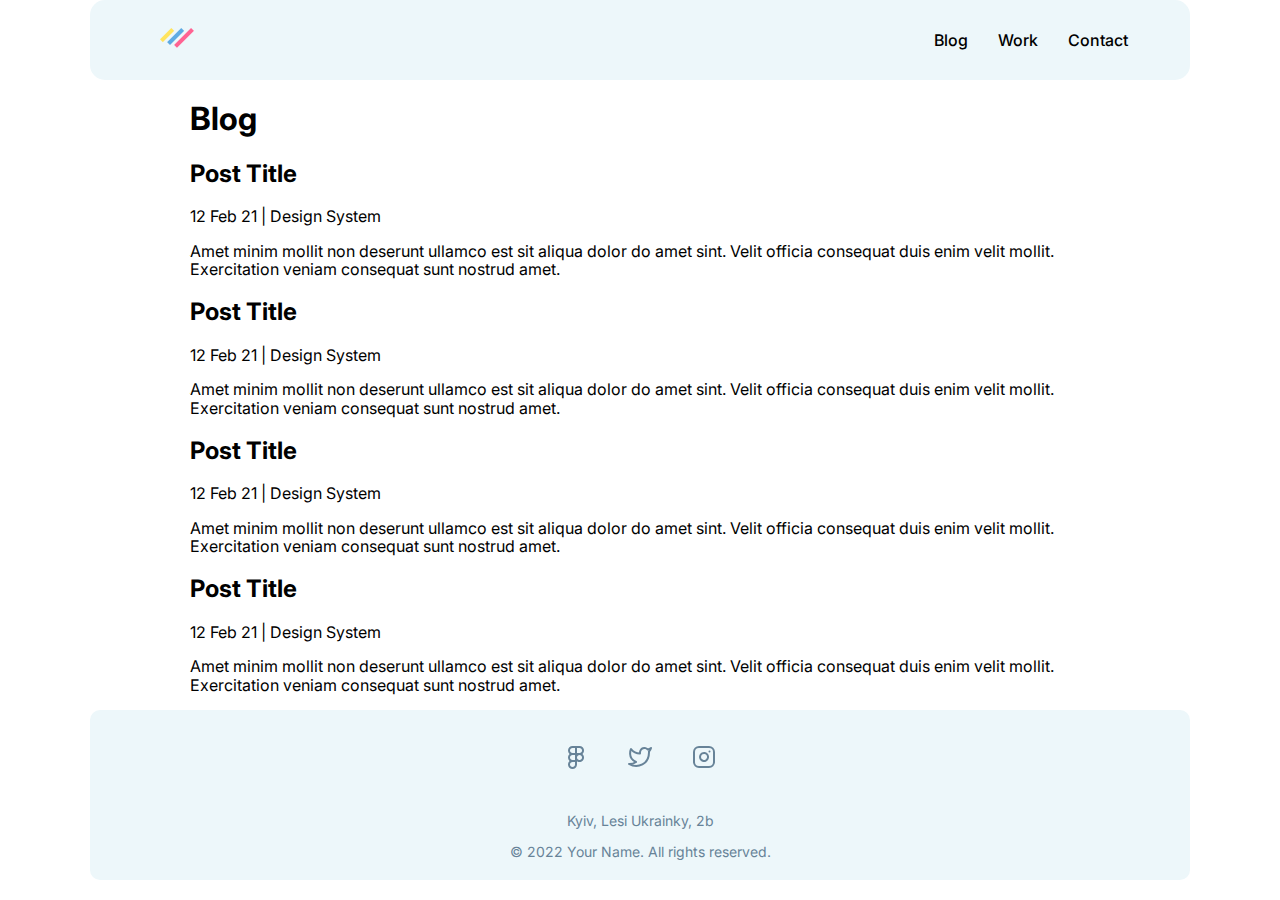
<file: index.html>
<!DOCTYPE html>
<html lang="en">
  <head>
    <meta charset="UTF-8" />
    <meta http-equiv="X-UA-Compatible" content="IE=edge" />
    <meta name="viewport" content="width=device-width, initial-scale=1.0" />
    <link rel="preconnect" href="https://fonts.googleapis.com" />
    <link rel="preconnect" href="https://fonts.gstatic.com" crossorigin />
    <link
      href="https://fonts.googleapis.com/css2?family=Heebo:wght@400;600&family=Inter:wght@500;600;700&display=swap"
      rel="stylesheet"
    />
    <link rel="stylesheet" href="./style/normalize.css" />
    <link rel="stylesheet" href="./style/variable.css" />
    <link rel="stylesheet" href="./style/header.css" />
    <link rel="stylesheet" href="./style/footer.css" />
    <link rel="stylesheet" href="./style/blog.css" />
    <title>Blog</title>
    <link rel="icon" type="image/x-icon" href="/img/logo.png" />
  </head>
  <body>
    <header class="header">
      <a href="home.html" class="logo">
        <img
          src="./img/logo.png"
          alt="logo"
          class="logo-img"
          width="34"
          height="34"
        />
      </a>
      <nav class="nav">
        <ul class="list-menu">
          <li><a href="index.html" class="menu-link">Blog</a></li>
          <li><a href="work.html" class="menu-link">Work</a></li>
          <li><a href="#contact" class="menu-link">Contact</a></li>
        </ul>
      </nav>
    </header>
    <main class="container">
      <div>
        <h1>Blog</h1>
        <article>
          
          <h2>Post Title</h2>
          <p>12 Feb 21 | Design System</p>
          <p>
            Amet minim mollit non deserunt ullamco est sit aliqua dolor do amet
            sint. Velit officia consequat duis enim velit mollit. Exercitation
            veniam consequat sunt nostrud amet.
          </p></div>
        </article>
        <article>
          <h2>Post Title</h2>
          <p>12 Feb 21 | Design System</p>
          <p>
            Amet minim mollit non deserunt ullamco est sit aliqua dolor do amet
            sint. Velit officia consequat duis enim velit mollit. Exercitation
            veniam consequat sunt nostrud amet.
          </p>
        </article>
        <article>
          <h2>Post Title</h2>
          <p>12 Feb 21 | Design System</p>
          <p>
            Amet minim mollit non deserunt ullamco est sit aliqua dolor do amet
            sint. Velit officia consequat duis enim velit mollit. Exercitation
            veniam consequat sunt nostrud amet.
          </p>
        </article>
        <article>
          <h2>Post Title</h2>
          <p>12 Feb 21 | Design System</p>
          <p>
            Amet minim mollit non deserunt ullamco est sit aliqua dolor do amet
            sint. Velit officia consequat duis enim velit mollit. Exercitation
            veniam consequat sunt nostrud amet.
          </p>
        </article>
      </div>
    </main>

    <footer class="footer">
      <div class="container">
        <ul class="container-foot">
          <div class="social1">
            <li class="social-li">
              <a
                href="https://www.figma.com/files/recent?fuid=1125865942734156983"
                target="_blank"
                rel="noopener noreferrer"
              >
                <img src="./img/figma.svg" alt="figma" class="logos" />
              </a>
            </li>
            <li class="social-li">
              <a
                href="https://twitter.com/ShulepaVova"
                target="_blank"
                rel="noopener noreferrer"
              >
                <img src="./img/twitter.svg" alt="twitter" class="logos" />
              </a>
            </li>
            <li class="social-li">
              <a
                href="https://www.instagram.com/shulepchik_7/figma"
                target="_blank"
                rel="noopener noreferrer"
              >
                <img src="./img/instagram.svg" alt="instagram" class="logos" />
              </a>
            </li>
          </div>
        </ul>
        <div class="adress">
          <address>
            <a
              id="contact"
              href="https://goo.gl/maps/CQvmwWtMv2TFsuq98"
              target="_blank"
              rel="noopener noreferrer nofollow"
              class="foot-text"
            >
              Kyiv, Lesi Ukrainky, 2b
            </a>
          </address>
          <p class="foot-text">© 2022 Your Name. All rights reserved.</p>
        </div>
      </div>
    </footer>
  </body>
</html>
</file>
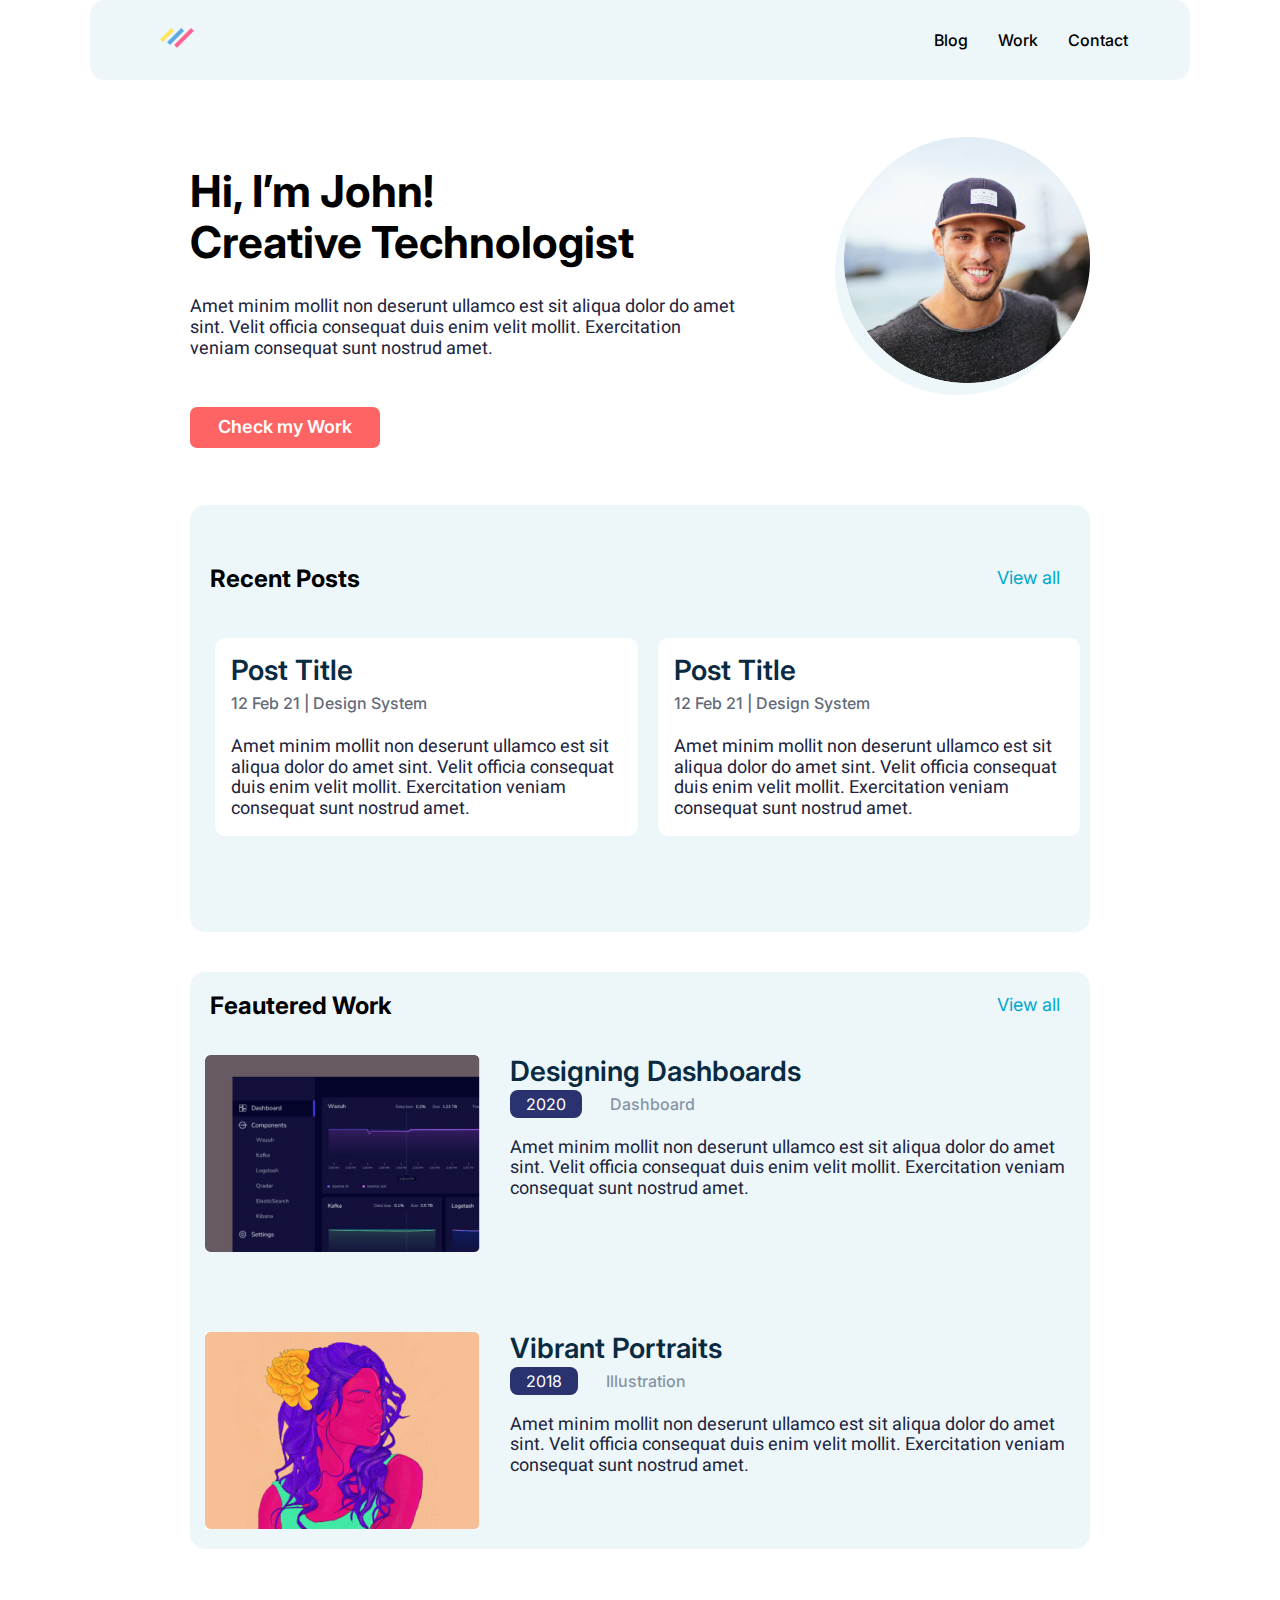
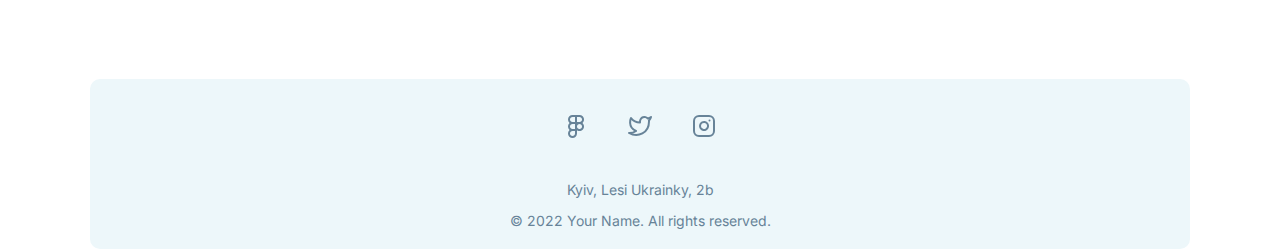
<file: home.html>
<!DOCTYPE html>
<html lang="en">
  <head>
    <meta charset="UTF-8" />
    <meta http-equiv="X-UA-Compatible" content="IE=edge" />
    <meta name="viewport" content="width=device-width, initial-scale=1.0" />
    <link rel="preconnect" href="https://fonts.googleapis.com" />
    <link rel="preconnect" href="https://fonts.gstatic.com" crossorigin />
    <link
      href="https://fonts.googleapis.com/css2?family=Heebo:wght@400;600&family=Inter:wght@500;600;700&display=swap"
      rel="stylesheet"
    />
    <link rel="stylesheet" href="./style/normalize.css" />
    <link rel="stylesheet" href="./style/variable.css" />
    <link rel="stylesheet" href="./style/header.css" />
    <link rel="stylesheet" href="./style/footer.css" />
    <link rel="stylesheet" href="./style/home.css" />
    <title>Home</title>
    <link rel="icon" type="image/x-icon" href="/img/logo.png" />
  </head>
  <body>
    <header class="header">
      <a href="home.html" class="logo">
        <img
          src="./img/logo.png"
          alt="logo"
          class="logo-img"
          width="34"
          height="34"
        />
      </a>
      <nav class="nav">
        <ul class="list-menu">
          <li><a href="index.html" class="menu-link">Blog</a></li>
          <li><a href="work.html" class="menu-link">Work</a></li>
          <li><a href="#contact" class="menu-link">Contact</a></li>
        </ul>
      </nav>
    </header>

    <main>
      <section class="hero">
        <div class="container">
          <h1 class="hero-title">
            Hi, I’m John!<span class="hero-span">Creative Technologist</span>
          </h1>
          <p class="hero-text">
            Amet minim mollit non deserunt ullamco est sit aliqua dolor do amet
            sint. Velit officia consequat duis enim velit mollit. Exercitation
            veniam consequat sunt nostrud amet.
          </p>
          <button class="hero-btn">
            <a href="work.html" class="btn-text">Check my Work</a>
          </button>
        </div>
        <div class="hero-foto">
          <img src="./img/profile.png" alt="profile" width="255" class="img" />
        </div>
      </section>
      <section class="posts">
        <div class="container">
          <div class="view">
            <h2 class="title">Recent Posts</h2>
            <a href="index.html" class="link">View all</a>
          </div>
          <ul class="list posts-list">
            <li class="box">
              <article class="post">
                <h3 class="post-title">Post Title</h3>
                <p class="post-sub-title">12 Feb 21 | Design System</p>
                <p class="post-text">
                  Amet minim mollit non deserunt ullamco est sit aliqua dolor do
                  amet sint. Velit officia consequat duis enim velit mollit.
                  Exercitation veniam consequat sunt nostrud amet.
                </p>
              </article>
            </li>
            <li class="box">
              <article class="post">
                <h3 class="post-title">Post Title</h3>
                <p class="post-sub-title">12 Feb 21 | Design System</p>
                <p class="post-text">
                  Amet minim mollit non deserunt ullamco est sit aliqua dolor do
                  amet sint. Velit officia consequat duis enim velit mollit.
                  Exercitation veniam consequat sunt nostrud amet.
                </p>
              </article>
            </li>
          </ul>
        </div>
      </section>
      <section class="work">
        <div class="container2">
          <div class="view">
            <h2 class="title">Feautered Work</h2>
            <a href="work.html" class="link">View all</a>
          </div>
          <ul class="list">
            <li class="work-item">
              <article class="about-work">
                <img
                  src="./img/design.jpg"
                  alt="design"
                  width="275"
                  height="197"
                />
                <div class="work-container">
                  <h3 class="post-title">Designing Dashboards</h3>
                  <span class="year">2020</span>
                  <span class="type">Dashboard</span>
                  <p class="post-text work-text">
                    Amet minim mollit non deserunt ullamco est sit aliqua dolor
                    do amet sint. Velit officia consequat duis enim velit
                    mollit. Exercitation veniam consequat sunt nostrud amet.
                  </p>
                </div>
              </article>
            </li>
            <li class="work-item">
              <article class="about-work">
                <img
                  src="./img/portrets.jpg"
                  alt="portrets"
                  width="275"
                  height="197"
                />
                <div class="work-container">
                  <h3 class="post-title">Vibrant Portraits</h3>
                  <span class="year">2018</span>
                  <span class="type">Illustration</span>
                  <p class="post-text work-text">
                    Amet minim mollit non deserunt ullamco est sit aliqua dolor
                    do amet sint. Velit officia consequat duis enim velit
                    mollit. Exercitation veniam consequat sunt nostrud amet.
                  </p>
                </div>
              </article>
            </li>
          </ul>
        </div>
      </section>
    </main>

    <footer class="footer">
      <div class="container">
        <ul class="container-foot">
          <div class="social1">
            <li class="social-li">
              <a
                href="https://www.figma.com/files/recent?fuid=1125865942734156983"
                target="_blank"
                rel="noopener noreferrer"
              >
                <img src="./img/figma.svg" alt="figma" class="logos" />
              </a>
            </li>
            <li class="social-li">
              <a
                href="https://twitter.com/ShulepaVova"
                target="_blank"
                rel="noopener noreferrer"
              >
                <img src="./img/twitter.svg" alt="twitter" class="logos" />
              </a>
            </li>
            <li class="social-li">
              <a
                href="https://www.instagram.com/shulepchik_7/figma"
                target="_blank"
                rel="noopener noreferrer"
              >
                <img src="./img/instagram.svg" alt="instagram" class="logos" />
              </a>
            </li>
          </div>
        </ul>
        <div class="adress">
          <address>
            <a
              id="contact"
              href="https://goo.gl/maps/CQvmwWtMv2TFsuq98"
              target="_blank"
              rel="noopener noreferrer nofollow"
              class="foot-text"
            >
              Kyiv, Lesi Ukrainky, 2b
            </a>
          </address>
          <p class="foot-text">© 2022 Your Name. All rights reserved.</p>
        </div>
      </div>
    </footer>
  </body>
</html>
</file>
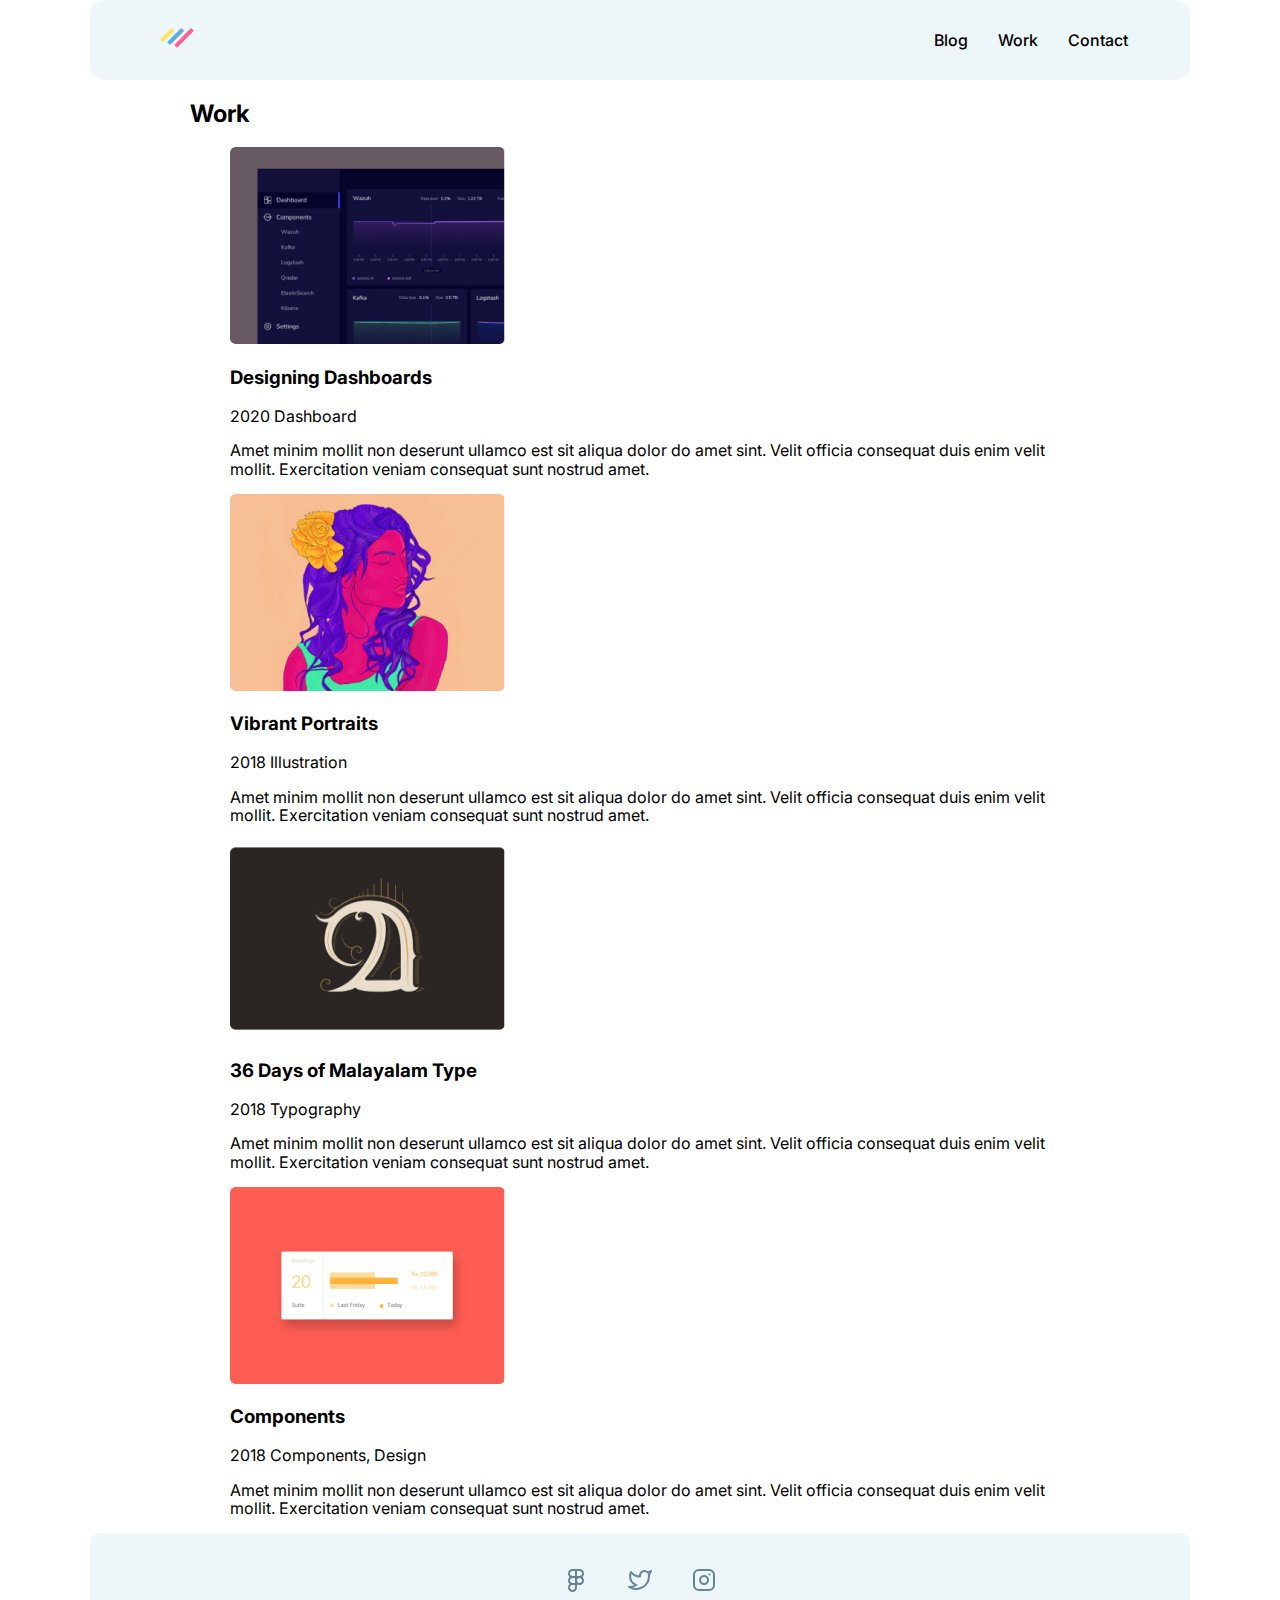
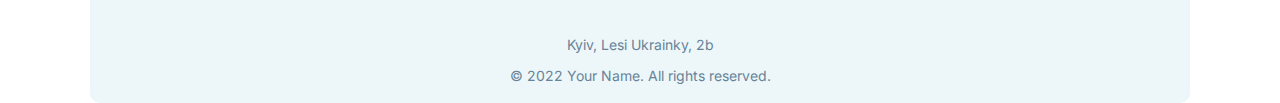
<file: work.html>
<!DOCTYPE html>
<html lang="en">
  <head>
    <meta charset="UTF-8" />
    <meta http-equiv="X-UA-Compatible" content="IE=edge" />
    <meta name="viewport" content="width=device-width, initial-scale=1.0" />
    <link rel="preconnect" href="https://fonts.googleapis.com" />
    <link rel="preconnect" href="https://fonts.gstatic.com" crossorigin />
    <link
      href="https://fonts.googleapis.com/css2?family=Heebo:wght@400;600&family=Inter:wght@500;600;700&display=swap"
      rel="stylesheet"
    />
    <link rel="stylesheet" href="./style/normalize.css" />
    <link rel="stylesheet" href="./style/variable.css" />
    <link rel="stylesheet" href="./style/header.css" />
    <link rel="stylesheet" href="./style/footer.css" />
    <link rel="stylesheet" href="./style/work.css" />
    <title>Work</title>
    <link rel="icon" type="image/x-icon" href="/img/logo.png" />
  </head>
  <body>
    <header class="header">
      <a href="home.html" class="logo">
        <img
          src="./img/logo.png"
          alt="logo"
          class="logo-img"
          width="34"
          height="34"
        />
      </a>
      <nav class="nav">
        <ul class="list-menu">
          <li><a href="index.html" class="menu-link">Blog</a></li>
          <li><a href="work.html" class="menu-link">Work</a></li>
          <li><a href="#contact" class="menu-link">Contact</a></li>
        </ul>
      </nav>
    </header>
    <main class="container">
      <section>
        <h2>Work</h2>
        <ul>
          <li>
            <article>
              <img
                src="./img/design.jpg"
                alt="design"
                width="275"
                height="197"
              />
              <h3>Designing Dashboards</h3>
              <span>2020</span>
              <span>Dashboard</span>
              <p>
                Amet minim mollit non deserunt ullamco est sit aliqua dolor do
                amet sint. Velit officia consequat duis enim velit mollit.
                Exercitation veniam consequat sunt nostrud amet.
              </p>
            </article>
          </li>
          <li>
            <article>
              <img
                src="./img/portrets.jpg"
                alt="portrets"
                width="275"
                height="197"
              />
              <h3>Vibrant Portraits</h3>
              <span>2018</span>
              <span>Illustration</span>
              <p>
                Amet minim mollit non deserunt ullamco est sit aliqua dolor do
                amet sint. Velit officia consequat duis enim velit mollit.
                Exercitation veniam consequat sunt nostrud amet.
              </p>
            </article>
          </li>
          <li>
            <article>
              <img src="./img/36.jpg" alt="36 days" width="275" height="197" />
              <h3>36 Days of Malayalam Type</h3>
              <span>2018</span>
              <span>Typography</span>
              <p>
                Amet minim mollit non deserunt ullamco est sit aliqua dolor do
                amet sint. Velit officia consequat duis enim velit mollit.
                Exercitation veniam consequat sunt nostrud amet.
              </p>
            </article>
          </li>
          <li>
            <article>
              <img
                src="./img/components.jpg"
                alt="components"
                width="275"
                height="197"
              />
              <h3>Components</h3>
              <span>2018</span>
              <span>Components, Design</span>
              <p>
                Amet minim mollit non deserunt ullamco est sit aliqua dolor do
                amet sint. Velit officia consequat duis enim velit mollit.
                Exercitation veniam consequat sunt nostrud amet.
              </p>
            </article>
          </li>
        </ul>
      </section>
    </main>
    <footer class="footer">
      <div class="container">
        <ul class="container-foot">
          <div class="social1">
            <li class="social-li">
              <a
                href="https://www.figma.com/files/recent?fuid=1125865942734156983"
                target="_blank"
                rel="noopener noreferrer"
              >
                <img src="./img/figma.svg" alt="figma" class="logos" />
              </a>
            </li>
            <li class="social-li">
              <a
                href="https://twitter.com/ShulepaVova"
                target="_blank"
                rel="noopener noreferrer"
              >
                <img src="./img/twitter.svg" alt="twitter" class="logos" />
              </a>
            </li>
            <li class="social-li">
              <a
                href="https://www.instagram.com/shulepchik_7/figma"
                target="_blank"
                rel="noopener noreferrer"
              >
                <img src="./img/instagram.svg" alt="instagram" class="logos" />
              </a>
            </li>
          </div>
        </ul>
        <div class="adress">
          <address>
            <a
              id="contact"
              href="https://goo.gl/maps/CQvmwWtMv2TFsuq98"
              target="_blank"
              rel="noopener noreferrer nofollow"
              class="foot-text"
            >
              Kyiv, Lesi Ukrainky, 2b
            </a>
          </address>
          <p class="foot-text">© 2022 Your Name. All rights reserved.</p>
        </div>
      </div>
    </footer>
  </body>
</html>
</file>
<file: style/variable.css>
:root {
   --main-color: #21243D;
   --text-size: 18px;
   --title-color: #000;
   --article-title-color: #0A2A42;
   --main-backround: #FFF;
   --subtitle-color: #636B78;
   --primary-font: 'Inter', sans-serif;
   --secondary-font: 'Heebo', sans-serif;
   --conteiner-size: 900px;
}

body {
   font-family: var(--primary-font);

}

ul {
   list-style: none;
}
</file>
<file: style/header.css>
.header {
   display: flex;
   align-items: center;
   width: 1100px;
   height: 80px;
   margin: 0 auto;
   background-color: #EDF7FA;
   border-radius: 15px;
}

.logo {
   margin-left: 70px;

}

.list-menu {
   list-style: none;
   display: flex;
   justify-content: flex-end;
   margin-left: 700px;
}


.menu-link {
   font-family: var(--primary-font);
   color: var(--title-color);
   font-weight: 500;
   font-size: 16px;
   text-decoration: none;
   margin-right: 30px;

}

.menu-link:hover {
   color: rgb(30, 116, 245);
   transition: 300ms;
}
</file>
<file: style/footer.css>
.foot-text {
   font-style: normal;
   font-weight: 400;
   font-size: 14px;
   line-height: 17px;
   color: #678398;
   text-decoration: none;
   display: flex;
   justify-content: center;
}

.adress {
   margin-bottom: 45px;
}

.container-foot {
   margin: 0 auto;
   padding: 0;

}

.social1 {
   display: flex;
   justify-content: center;
}

.social-li {
   margin-bottom: 40px;
   margin-top: 35px;
   padding: 0 20px;
}

.logos:hover {
   box-shadow: 2px 2px 6px 1px hsla(206, 98%, 51%, 0.3);
   transition: 300ms;
}


.footer {
   background-color: #EDF7FA;
   width: 1100px;
   height: 170px;
   border-radius: 10px;
   margin: 0 auto;
}
</file>
<file: style/blog.css>
.container {
   width: var(--conteiner-size);
   margin: 0 auto;
}
</file>
<file: style/home.css>
.link {
  display: flex;
  flex-direction: row-reverse;
}

.hero-title {
  color: var(--title-color);
  font-size: 44px;
  font-weight: 700;
  width: 528px;

}

.hero-span {
  display: block;
}

.hero-text {
  font-family: var(--secondary-font);
  color: var(--main-color);
  font-size: var(--text-size);
  font-weight: 400;
  width: 548px;
}

/** BUTTON**/

.hero-btn {
  background-color: #FF6464;
  font-size: var(--text-size);
  padding: 10px 28px;
  border-radius: 7px;
  border: none;
  margin-top: 30px;
}

.hero-btn:hover {
  box-shadow: 2px 4px 4px 3px rgba(160, 4, 4, 0.534);
  transition: 400ms;
}

.btn-text {
  font-weight: 600;
  text-decoration: none;
  color: var(--main-backround);
}

.container {
  width: var(--conteiner-size);
  margin: 0 auto;
}

.hero {
  width: 900px;
  display: flex;
  justify-content: center;
  margin: 0 auto;
  margin-top: 57px;
  margin-bottom: 57px;
}

.posts {
  background-color: #edf7fa;
  padding: 40px 0 70px;
  width: var(--conteiner-size);
  margin: 0 auto;
  border-radius: 15px;
}

.title {
  color: var(--title-color);
  font-weight: 700;
  font-size: 24px;
  margin-left: 20px;
}

.view {
  display: flex;
  justify-content: space-between;
  align-items: center;
}

.link {
  color: #00a8cc;
  font-size: var(--text-size);
  font-weight: 600px;
  text-decoration: none;
  margin-right: 30px;
}

.post {
  background-color: var(--main-backround);
  padding: 16px;
  border-radius: 10px;
  margin: 10px;
}

.post-title {
  margin: 0;
  font-weight: 600;
  font-size: 28px;
  color: var(--article-title-color);
  margin-bottom: 8px;
}

.post-sub-title {
  font-weight: 500;
  font-size: 16px;
  color: var(--subtitle-color);
  margin: 0;
  margin-bottom: 24px;
}

.post-text {
  font-family: var(--secondary-font);
  font-weight: 400;
  font-size: var(--text-size);
  color: var(--main-color);
  margin: 0;
}

.posts-list {
  display: flex;
  padding: 0;
}

.work {
  padding: 40px 0 70px;
  background-color: var(--main-backround);
  padding-left: 0;
}

.year {
  background-color: #2A326F;
  padding: 4px 16px;
  color: var(--main-backround);
  border-radius: 8px;
  margin-right: 24px;
}

.type {
  color: #8695A4;
  font-weight: 500;
  font-size: 16px;
}

.work-text {
  margin-top: 24px;
}

.work-container {
  width: 585px;
  margin-left: 30px;
}

.work-item {
  margin-bottom: 60px;
  padding-bottom: 20px;
}

.about-work {
  display: flex;
  justify-content: center;
}

.container2 {
  width: var(--conteiner-size);
  margin: 0 auto;
  background-color: #edf7fa;
  border-radius: 15px;
}

.list {
  padding-left: 15px;
}
</file>
<file: style/work.css>
.container {
   width: var(--conteiner-size);
   margin: 0 auto;
}
</file>
